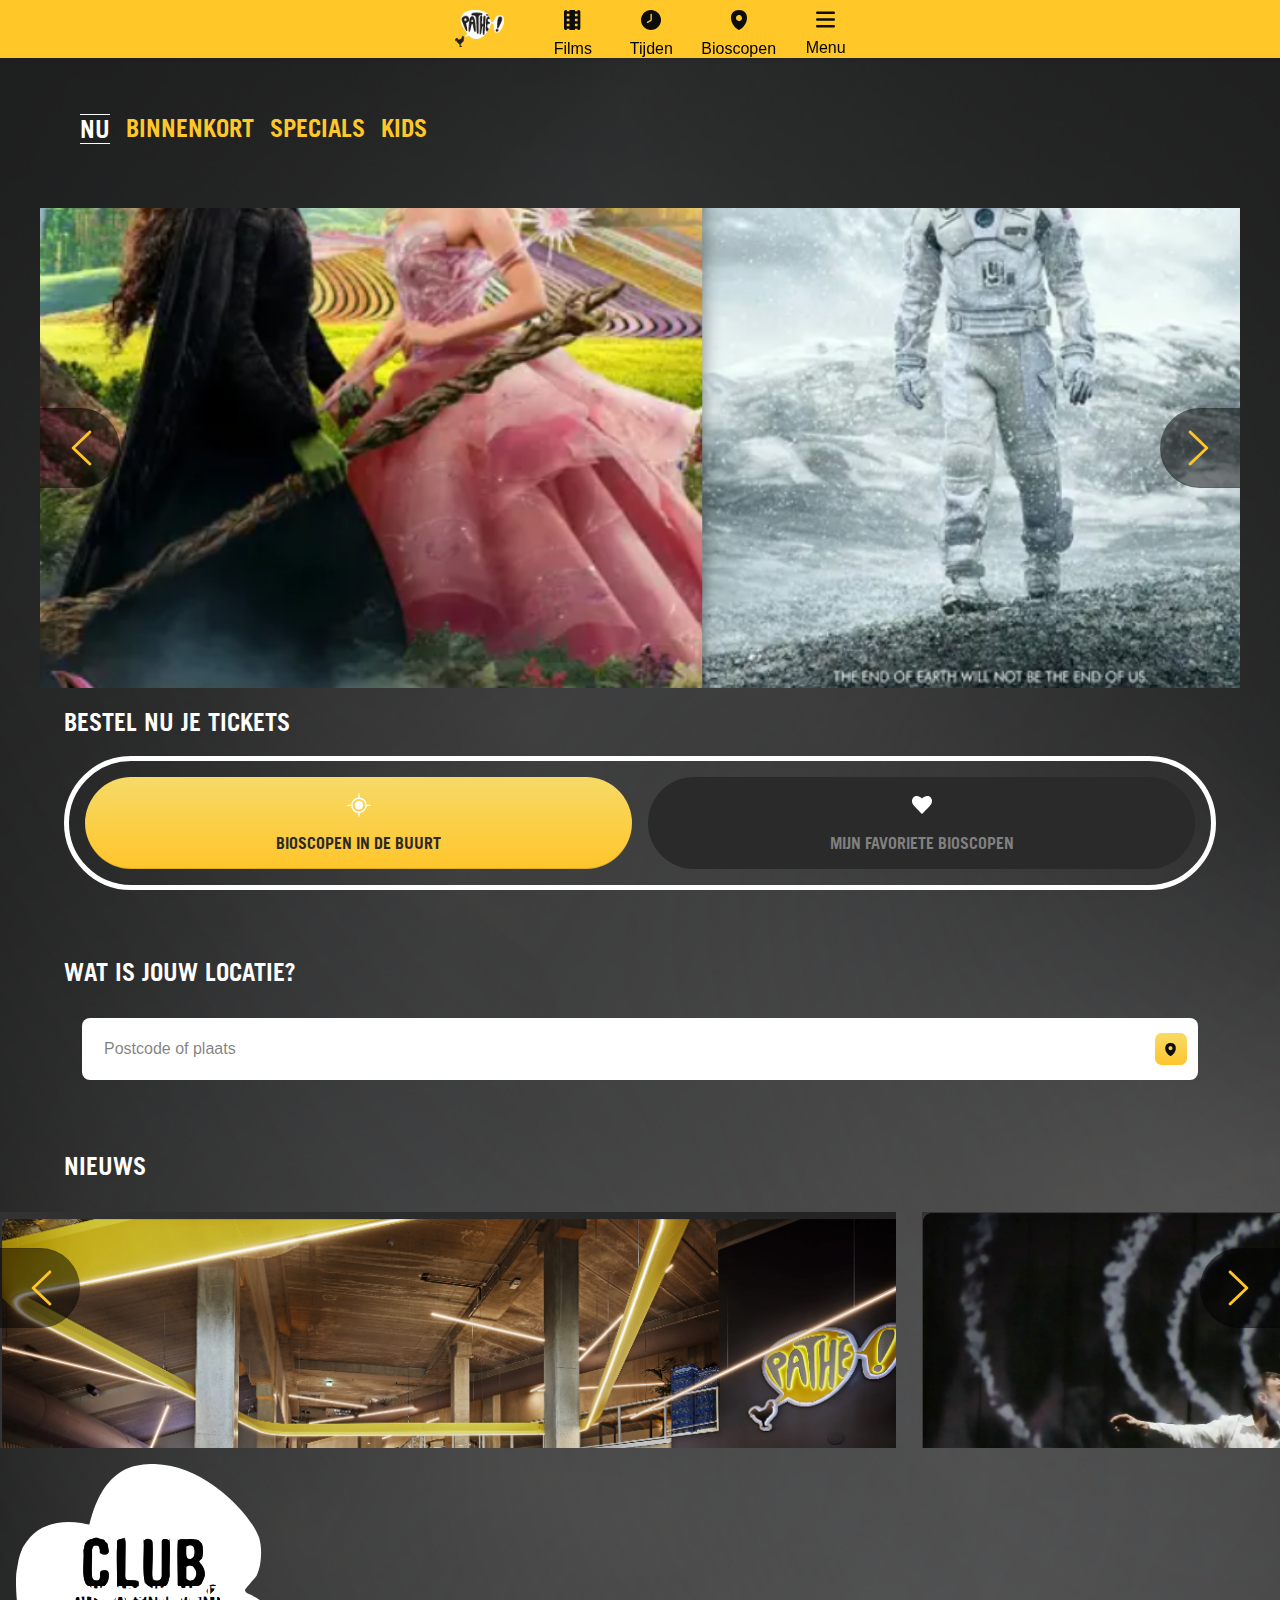
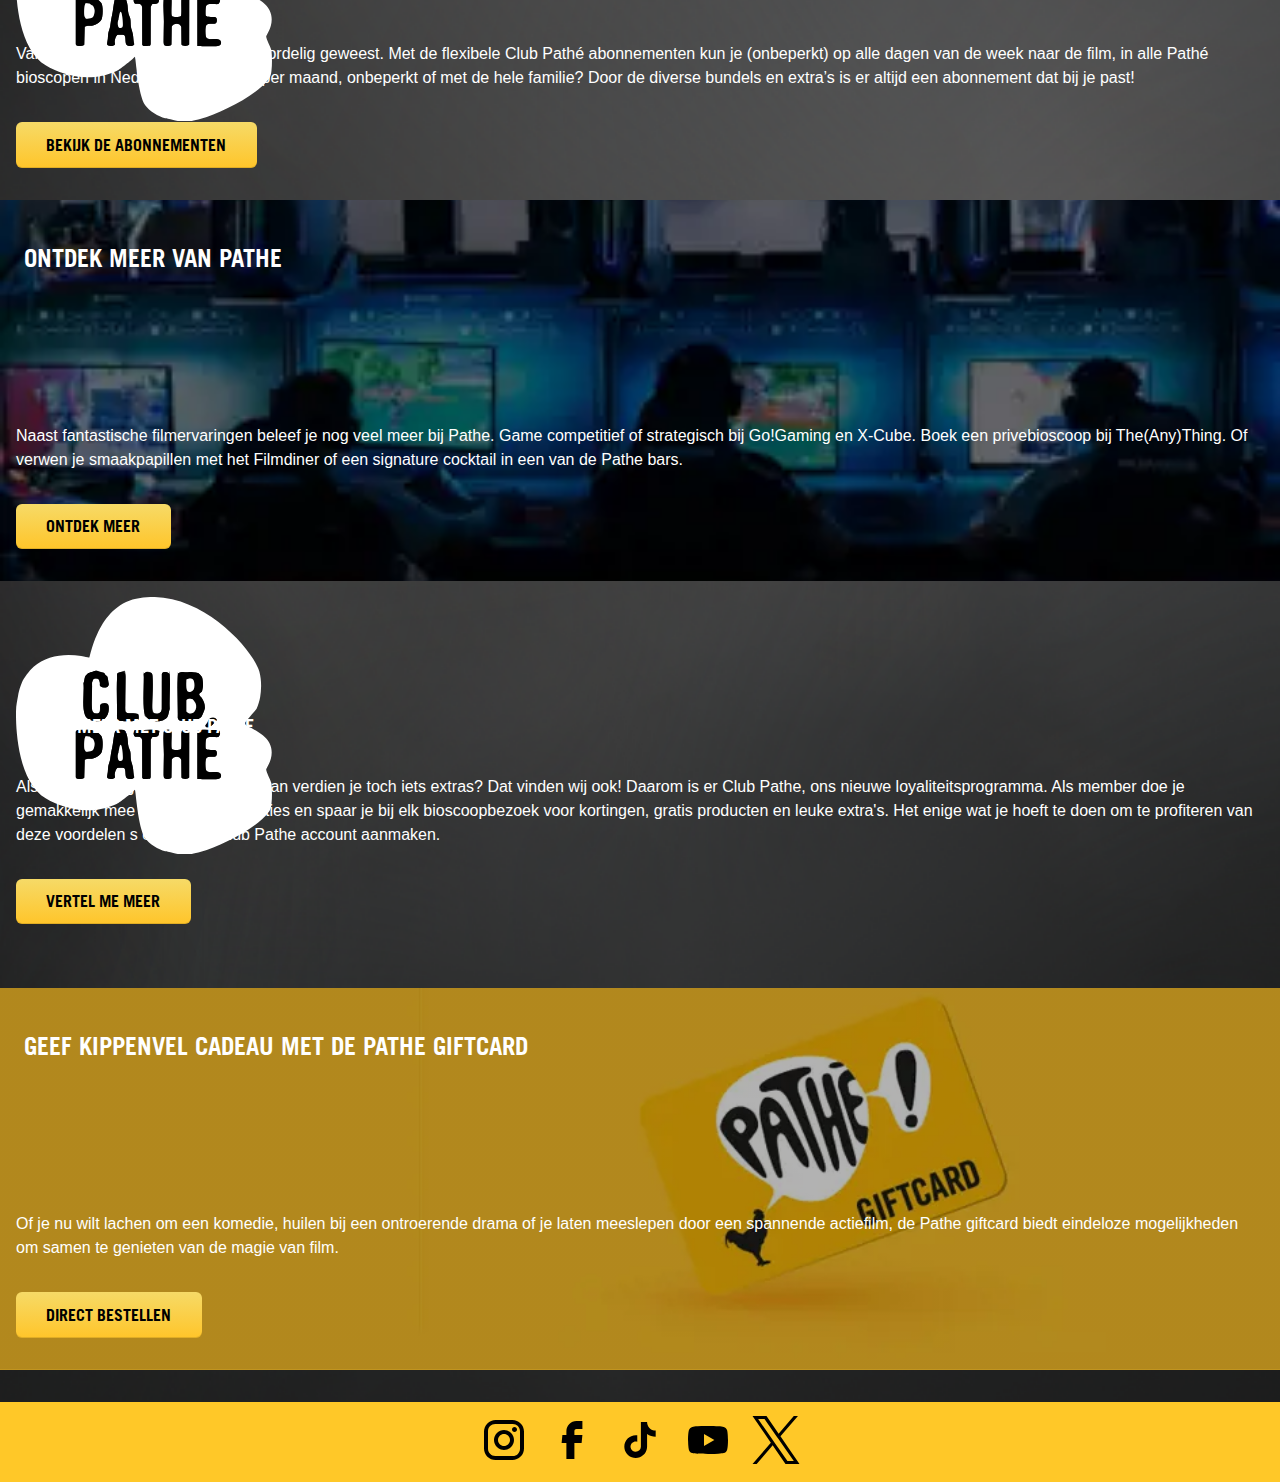
<file: index.html>
<!DOCTYPE html>
<html lang="nl">
  <head>
    <meta charset="UTF-8"/>
    <meta name="viewport" content="width=device-width, initial-scale=1.0"/>
    <meta name="description" content="Pathé bioscopen - Films, tickets en meer"/>
    <link rel="stylesheet" href="./home-style.css"/>
    <title>Pathé - Films en Bioscopen</title>
    <link rel="icon" type="image/png" sizes="32x32" href="./images/favicon.png">
  </head>

  <body>
    <a href="#main-content" class="skip-link">Skip to main content</a>

  <!-- NAVBAR -->

  <header>
    <nav> 
      <ul>
        <li class="logo"><img src="./images/logo-white.png" alt="Pathe logo"/></li>         <!-- Dit heef een class omdat het kan veranderen -->
        <li><img src="./images/movie.svg" alt="films"/><a href="#film.html">Films</a></li>
        <li><img src="./images/time.svg" alt="time"/><a href="#tijden">Tijden</a></li>
        <li><img src="./images/location.svg" alt="location-pin"/><a href="#club">Bioscopen</a></li>
        <li class="menu-toggle"><img src="./images/menu.svg" alt="menu"/><a href="#menu">Menu</a></li>
      </ul>
    </nav>
  
    <div class="menu-panel" aria-hidden="true">
      <form class="menu-search">
        <input type="text" placeholder="Zoeken">
        <input type="image" src="./images/loep.svg" alt="Zoeken">
      </form>
      <nav class="menu-links">
        <ul>
          <li><a href="#darkmode" class="darkmode-toggle" tabindex="0">Darkmode</a></li>
          <li><a href="#christmas" class="christmas-toggle" tabindex="0">Christmas Theme</a></li>
          <li><a href="#home" tabindex="0" >Home</a></li>
          <li><a href="#films" tabindex="0">Films</a></li>
          <li><a href="#tijden" tabindex="0">Tijden en tickets</a></li>
          <li><a href="#bioscopen" tabindex="0">Bioscopen</a></li>
          <li><a href="#events" tabindex="0">Specials & Events</a></li>
          <li><a href="#club" tabindex="0">Club Pathé</a></li>
          <li><a href="#abonnement" tabindex="0">Abonnementen</a></li>
          <li><a href="#meer" tabindex="0">Meer van Pathé</a></li>
          <li><a href="#kids" tabindex="0">Pathé kids</a></li>
          <li><a href="#service" tabindex="0">Klantenservice</a></li>
          <li><a href="#business" tabindex="0">Pathé Business</a></li>
          <li><a href="#pers" tabindex="0">Pers</a></li>
          <li><a href="#privacy" tabindex="0">Privacy Statement</a></li>
          <li><a href="#voorwaarden" tabindex="0">Voorwaarden</a></li>
          <li><a href="#cookies" tabindex="0">Cookies</a></li>
          <li><a href="#work" tabindex="0">Werken bij Pathé</a></li>
          <li><a href="#english" tabindex="0">English</a></li>
          <li><a href="#mijnclub" tabindex="0">Mijn club Pathé</a></li>
        </ul>
      </nav>
    </div>
  </header>

 <!-- DIT ZIJN BUTTONS-->
 <main>
    <section>
     <!-- <h2>text screenreader</h2>   display none in css - DIT ZIJN BUTTONS-->
      <ul>
        <li>NU</li>
        <li>Binnenkort</li>
        <li>Specials</li>
        <li>Kids</li>
      </ul>
    </section>
 
    <!-- carousel films -->

    <section aria-label="Bekijk de films die nu spelen">
      <ul>
        <li></li>
        <li></li>
        <li></li>
        <li></li>
        <li></li>
      </ul>
      <button></button>
      <button></button>
    </section>


     <!-- <button class="buy-now">Koop nu</button> zat na de buttons en voor /sectio -->

    <!-- carousel films END -->

    <section>
      <h2>Bestel nu je tickets</h2>
        <div class="toggle-buttons" role="group" aria-label="Kies je bioscoop voorkeur">
          <button type="button" class="selected near-cinema" aria-pressed="true" aria-label="Bioscopen in de buurt">
              <img src="./images/crosshair.svg" alt="">
          </button>
          <button type="button" class="favorite-cinema" aria-pressed="false" aria-label="Mijn favoriete bioscopen">
              <img src="./images/heartfilled.svg" alt="">
          </button>
      </div>
  </section>

      <!-- LOCATIEFORM -->

      <section class="location-section">
        <h2>Wat is jouw locatie?</h2>
        <form action="none">
            <input type="text" id="fname" name="fname" placeholder="Postcode of plaats">
            <input type="image" name="Name of image button" src="./images/location-pin.png" alt="location">
        </form>
    </section>

         <!-- Nieuws carousel -->

      <section aria-label="Lees het laatste nieuws over Pathe">
        <h2>Nieuws</h2>
          <ul>
            <li aria-label="Pathe ypenburg is officieel geopend!"></li>
            <li aria-label="Bekijk het nieuwe operaseizoen bij Pathé"></li>
            <li aria-label="Bridget Jones: Mad about the boy zie je tijdens de volgende Ladies Night!"></li>
            <li aria-label="In pathe scheveningen zit je lekkerder in de nieuwe relax seats"></li>
            <li aria-label="Ontdek de relax seats bij Pathe Haarlem"></li>
          </ul>
        <button></button>
      <button></button>
    </section>

    <section>
      <!-- <h2>Club Pathe Abonnementen</h2>  hidden-->
      <article> 
        <img src="./images/popcorn.svg" alt="">
        <h3>Club Pathe Abonnementen</h3>
        <p>Van film genieten is nog nooit zo voordelig geweest. Met de flexibele Club Pathé abonnementen kun je (onbeperkt) op alle dagen van de week naar de film, in alle Pathé bioscopen in Nederland. Eén keer per maand, onbeperkt of met de hele familie? Door de diverse bundels en extra’s is er altijd een abonnement dat bij je past!</p>
        <a href="#" class="subscription-button">Bekijk de abonnementen</a>      </article>

    <article> 
        <h3>ontdek meer van pathe</h3>
        <p>Naast fantastische filmervaringen beleef je nog veel meer bij Pathe. Game competitief of strategisch bij Go!Gaming en X-Cube. Boek een privebioscoop bij The(Any)Thing. Of verwen je smaakpapillen met het Filmdiner of een signature cocktail in een van de Pathe bars.</p>
        <a href="#">Ontdek meer</a>
    </article>

    <article> 
      <img src="./images/popcorn.svg" alt="">
      <h3>Beleef meer met Club Pathe</h3>
      <p>Als je regelmatig naar Pathe gaat, dan verdien je toch iets extras? Dat vinden wij ook! Daarom is er Club Pathe, ons nieuwe loyaliteitsprogramma. Als member doe je gemakkelijk mee aan leuke (win)acties en spaar je bij elk bioscoopbezoek voor kortingen, gratis producten en leuke extra's. Het enige wat je hoeft te doen om te profiteren van deze voordelen s een gratis Club Pathe account aanmaken.</p>
      <a href="#">Vertel me meer</a>
    </article>

    <article> 
        <h3>Geef kippenvel cadeau met de Pathe giftcard</h3> <!-- Bewust geen alt omdat dit vervelend is met screenreader-->
        <p>Of je nu wilt lachen om een komedie, huilen bij een ontroerende drama of je laten meeslepen door een spannende actiefilm, de Pathe giftcard biedt eindeloze mogelijkheden om samen te genieten van de magie van film.</p>
        <a href="#">Direct bestellen</a>
    </article>
    </section>
  </main>

  <!-- UL maken van footercontent -->
    <footer>
      <ul>
       <li><img src="./images/instagram.svg" alt="Instagram"></li>
       <li><img src="./images/facebook.svg" alt="Facebook"></li>
       <li><img src="./images/tiktok.svg" alt="TikTok"></li>
       <li><img src="./images/youtube.svg" alt="YouTube"></li>
       <li><img src="./images/twitter.svg" alt="Twitter of X"></li>
      </ul>
   </footer>
   <script type="text/javascript" src="./script.js"></script>
  </body>
</html>
</file>
<file: home-style.css>
/* BASIC STYLES */
@font-face {
  font-family: "Pathe";
  src: url("./font/Trade-Gothic-Bold-Font.otf");
  font-weight: bold;
}

:root {
  --pathe-kleur: rgb(255, 200, 40);
  --achtergrond-kleur: rgb(42, 42, 42);
  --pathe-gradient: linear-gradient(0deg, rgba(255, 197, 42, 1) 0%, rgba(246, 218, 103, 1) 100%);
  --text-color: white;
  --carousel-slide: 17%;
  --theme-pink: #ffb3b6;
}


main {
  display: flex;
  flex-direction: column;
  align-items: center;
  background-image: url("./images/fullbackground.png");
  background-size: 100%;
  z-index: -3;
}

button{
  display: inline-flex;
  align-items: center;
  justify-content: center;
  padding: 0.8em 1.875em;
  background: var(--pathe-gradient);
  border: none;
  border-radius: 6px;
  font-family: "Pathe";
  font-weight: bold;
  font-size: 16px;
  color: black;
  text-decoration: none;
  text-transform: uppercase;
  cursor: pointer;
  box-shadow: inset 0 -1px 0 rgba(0, 0, 0, .12);
}

h1 {
  color: var(--pathe-kleur);
  font-family: "Pathe";
  text-transform: uppercase;
  font-weight: 400;
}

img {
  max-width: 100%;
  border: none;
}

button img {
  max-width: 100%;
  border: none;
  width: 1em;
}

a {
  color: black;
  text-decoration: none;
}


h2, h3 {
  color: var(--text-color);
  font-family: "Pathe";
  text-transform: uppercase;
  font-weight: 600;
}

p {
  font-family: "Arial";
  color: white;
  margin: 1em 0;
  line-height: 1.5;
}

section {
  gap: 10em;
  width: 100%;
  overflow-x: hidden;
}

nav ul li {
  display: flex;
  flex-direction: column;
  align-items: center;
  margin-right: 1em;
}

nav ul li:last-child {
  margin-right: 0;
}

nav ul li img {
  display: flex;
  flex-direction: column;
  align-items: right;
}

nav a {
  text-decoration: none; /* Haalt lijnen weg onder a */ 
  font-family: "Arial";
  text-transform: capitalize;
  color: inherit; /* zorgt ervoor dat het de tekstkleur inherit */
  margin-top: 0; /* nooit margin tussen afbeelding and text */
}

body, ul {
  margin: 0;
  padding: 0;
  list-style: none;
}


/* ------ Test ------ */

body {
  background-color: #000000;
}

/* ------ Focus ------ */
/* ------ * pakt ieder element op de pagina ------ */

*:focus {
  outline: 2px solid orangered;
  outline-offset: 2px;
  border-radius: 1em;
}

button:focus {
  outline: 2px solid white;
  outline-offset: 2px;
  border-radius: 1em;
}

/* ------ NAV STYLING ------ */

header {
  background-color: var(--pathe-kleur);
  box-shadow: 1px 1px 4px rgba(0, 0, 0, 0.1);
  position: fixed;
  top: 0;
  width: 100%;
  display: flex;
  align-items: center;
  z-index: 1000;  /* laat het bovenaan alle content staan, eerst scrollde de fotos eroverheen */
}

header nav,
nav {
  display: flex;
  align-items: center;
  justify-content: space-evenly;
  position: sticky;
  top: 0;
  width: 90%;
  max-width: 90%;
  margin: 0 auto;
}

nav ul,
header ul {
  display: flex;
  flex-grow: 1;
  justify-content: center;
  list-style: none;
  padding: 0;
  margin: 0;
}

header ul li img {
  max-height: 2.3em;
  padding: 10px 20px;
  position: relative; /* Voeg toe voor pseudo-element, bedoelt om specifieke onderdelen van een element te stijlen */
}

header ul li {
  display: flex;
  align-items: center;
  margin: 0 10px;
}

header ul li a {
  display: block;
  color: inherit;
}

/* ------- WHITESPACE ON EVERYTHING EXCEPT CAROUSELS ------- */


main section:nth-of-type(1) {
  width: 90%;
  max-width: 95%;
  margin: 0 auto;
  padding: 2em 0;
  margin-bottom: 2em;
}

main section:nth-of-type(3), main section:nth-of-type(4) {
  width: 90%;
  max-width: 95%;
  margin: 0 auto;
  margin-bottom: 1em;
}



/* ------- BUTTON STYLING CAROUSEL ------- */

main section:nth-of-type(2),
main section:nth-of-type(5) {
  overflow: visible;
  position: relative;
}

main section:nth-of-type(5) {
  display: flex;
  flex-direction: column;
  align-items: center;
  gap: 2em;
  position: relative;
  max-width: 1200px;
  margin: 0 auto;
}

main section:nth-of-type(5) h2 {
  margin: 1em 0 0;
  align-self: flex-start;
  padding-left: 5%;
}

main section:nth-of-type(2) button,
main section:nth-of-type(5) button {
  position: absolute;
  top: 50%;
  width: 5em;
  height: 5em;
  z-index: 700;
  background: rgba(0, 0, 0, 0.5);
  border: none;
  cursor: pointer;
}

main section:nth-of-type(2) button:hover,
main section:nth-of-type(5) button:hover {
  background: rgba(50, 50, 50, 0.8);
}

main section:nth-of-type(2) button:hover::before, main section:nth-of-type(5) button:hover::before {
  filter: invert(85%) sepia(100%) saturate(1000%) hue-rotate(0deg) brightness(100%) contrast(100%); /* Change arrow color to yellow */
}

main section:nth-of-type(2) button::before,
main section:nth-of-type(5) button::before {
  content: '';
  width: 60%;
  height: 60%;
  background: url('./images/arrow-r.svg') no-repeat center;
  background-size: contain;
  position: absolute;
  top: 50%;
  left: 50%;
  transform: translate(-50%, -50%);
}

main section:nth-of-type(2) button:nth-of-type(1)::before, main section:nth-of-type(5) button:nth-of-type(1)::before {
  background-image: url('./images/arrow-r.svg'); /* Left arrow */
}

main section:nth-of-type(2) button:nth-of-type(2)::before, main section:nth-of-type(5) button:nth-of-type(2)::before {
  background-image: url('./images/arrow-r.svg'); /* Right arrow */
}


/* ------- KNOPPEN OP DE TOP ------- */

main section:nth-of-type(1) ul {
  display: flex;
  padding: 4em 1em 0;
  margin: 0;
  list-style: none;
  gap: 1em;
  width: 100%;
}

main section:nth-of-type(1) ul li {
  font-size: 1.5em;
  font-family: "Pathe";
  color: var(--pathe-kleur);
  text-transform: uppercase;
}

main section:nth-of-type(1) ul li:first-of-type {
  color: #fff;
  border-top: 1px solid #fff;
  border-bottom: 1px solid #fff;
}


/* ------- FORM ------- */

form {
  width: 95%;
  display: flex;
  align-items: center;
  padding: 0.7em;
  background-color: white;
  border-radius: 0.5em;
  font-size: 16px;
  margin: 2em auto;
}

form input[type="text"] {
  width: 100%;
  padding: 0.7em;
  border: none;
  font-family: Arial, sans-serif;
  font-size: 16px;
  background-color: transparent;
  color: black;
}

form input[type="image"] {
  width: 32px;
  height: 32px;
  margin-left: 10px;
  border-radius: 0.5em;
}

form input[type="text"]:focus {
  outline: none;
}

::placeholder {
  color: rgba(0, 0, 0, 0.5);
}


/* FILM CAROUSEL THINGIE */

main section:nth-of-type(2) {
  position: relative;
  max-width: 1200px;
  height: 30em;
  display: flex;
  align-items: center;
  overflow: hidden;
}

main section:nth-of-type(2) ul {
  display: flex;
  justify-content: center;
    transition: transform 0.5s ease-in-out;
    padding: 0;
    margin: 0;
    justify-content: center;
    list-style: none;
    gap: 2.75em;
}

main section:nth-of-type(2) li {
  min-width: 47svw;
  height: 70vw;
  display: flex;
  justify-content: center;
  background-repeat: no-repeat;
  background-size: cover;
  transition: transform 0.3s ease, font-size 0.3s ease; /* Overgangen toegevoegd */
}

main section:nth-of-type(2) button:nth-of-type(1), main section:nth-of-type(4) button:nth-of-type(1) {
  transform: translateY(-50%) rotate(180deg); /* draait de arrow om 180* */
}

main section:nth-of-type(2) button:nth-of-type(2) {
  right: 10px;
}

/* Achtergrondafbeeldingen voor elke slide */
main section:nth-of-type(2) li:nth-of-type(1) {
  background-image: url("./images/wicked.png");
}

main section:nth-of-type(2) li:nth-of-type(2) {
  background-image: url("./images/interstellar.png");
}

main section:nth-of-type(2) li:nth-of-type(3) {
  background-image: url("./images/mufasa.png");
}

main section:nth-of-type(2) li:nth-of-type(4) {
  background-image: url("./images/babygirl.png");
}

main section:nth-of-type(2) li:nth-of-type(5) {
  background-image: url("./images/meeskees.png");
}

main section:nth-of-type(2) li:nth-of-type(6) {
  background-image: url("./images/vaiana.png");
}

/* Stijl voor de actieve slide */
main section:nth-of-type(2) ul li.active {
  transform: scale(1.1); /* Maak de actieve slide biggggGGGGG */
  z-index: 1; /* Zorg ervoor dat de actieve slide boven alles */
  font-size: 6em; /* lettertype grootte */
  box-shadow: 0 4px 15px rgba(0, 0, 0, 0.5); /* schaduw */
}



/* BUTTONS BESTEL NU JE TICKETS WAT IS JOUW LOCATIE */

/* Code voor de plaatsing van de twee buttons inclusief de border */

.toggle-buttons {
  display: flex;
  gap: 1rem;
  margin-bottom: 2rem;
  border: 5px solid white;
  padding: 1rem;
  border-radius: 25em;
}




/* Kleur actieve button + hoe de button is geplaatst */

.toggle-buttons button {
  display: flex;
  flex-direction: column;
  align-items: center;
  padding: 1rem;
  border: none;
  border-radius: 20em;
  background: var(--achtergrond-kleur);
  box-shadow: none;
  cursor: pointer;
  flex: 1;
}

.toggle-buttons button img {
  width: 1.5em;
  height: 1.5em;
  margin-bottom: 0.5rem;
  filter: grayscale(100%);
}

.toggle-buttons button span {
  color: grey;
}

.toggle-buttons button.selected {
  background: var(--pathe-gradient);
  box-shadow: inset 0 -1px 0 rgba(0, 0, 0, .12);
}

.toggle-buttons button.selected img {
  filter: brightness(0) invert(1);
}

.toggle-buttons button.selected span {
  color: var(--achtergrond-kleur);
}

.location-section {
  display: none;
}

.location-section.visible {
  display: block;
}
  

/* Afters van de button */

.toggle-buttons button.near-cinema::after {
  content: "bioscopen in de buurt";
  display: block;
  margin-top: 0.5rem;
}

.toggle-buttons button.favorite-cinema::after {
  content: "Mijn favoriete bioscopen";
  display: block;
  margin-top: 0.5rem;
}

.toggle-buttons button::after {
  color: grey;
}

.toggle-buttons button.selected::after {
  color: var(--achtergrond-kleur);
}
  

  /* NIEUWS CAROUSEL THINGIE */

  main section:nth-of-type(5) {
    position: relative;
    max-width: 1500px;
    height: 20em;
    display: flex;
    align-items: center;
    overflow: hidden;
  }
  
  main section:nth-of-type(5) ul {
    width: 100%;
    display: flex;
    transition: transform 0.5s ease;
    gap: 2%;
    position: relative;
  }
  
  main section:nth-of-type(5) li {
    min-width: 70vw;
    height: 50vw;
    display: flex;
    justify-content: center;
    background-repeat: no-repeat;
    background-size: cover;
    transition: transform 0.3s ease, font-size 0.3s ease; /* Overgangen toegevoegd */
  }
  
  
  main section:nth-of-type(2) button:nth-of-type(1),
  main section:nth-of-type(5) button:nth-of-type(1) {
    left: 0em;
    transform: translateY(-50%) rotate(180deg);
    border-radius: 20em 0 0 20em;
  }
  
  main section:nth-of-type(2) button:nth-of-type(2),
  main section:nth-of-type(5) button:nth-of-type(2) {
    right: 0em;
    transform: translateY(-50%);
    border-radius: 20em 0 0 20em;
  }

  main section:nth-of-type(5) li:nth-of-type(1) {
    background-image: url("./images/nieuws1.png");
  }
  
  main section:nth-of-type(5) li:nth-of-type(2) {
    background-image: url("./images/nieuws2.png");
  }
  
  main section:nth-of-type(5) li:nth-of-type(3) {
    background-image: url("./images/nieuws3.png");
  }
  
  main section:nth-of-type(5) li:nth-of-type(4) {
    background-image: url("./images/nieuws4.png");
  }
  
  main section:nth-of-type(5) li:nth-of-type(5) {
    background-image: url("./images/nieuws5.png");
  }
  
  main section:nth-of-type(5) li:nth-of-type(6) {
    background-image: url("./images/nieuws6.png");
  }

  /* Stijl voor de actieve slide */
  main section:nth-of-type(2) ul li.active {
    transform: scale(1.2); /* Maak de actieve slide ietsie pietsie groter */
    z-index: 1; /* Zorgt ervoor dat de actieve slide bovenaan staat */
    box-shadow: 0 4px 15px rgba(0, 0, 0, 0.5); /* schaduw */
  }




main section:nth-of-type(2) h2 {
  font-family: "Arial";
  font-size: 1.3em;
  color: white;
}

/* Invultekstbox form */
main section:nth-of-type(2) form {
  padding: 0.7em;
  border: 1px solid #ccc;
  border-radius: 4px;
  font-size: 16px;
  width: 80%;
  margin: 5% auto;
}

/******************************/
/* Articles ----------------- */
/******************************/
    
/* afbeeding */

article {
  display: flex;
  justify-content: center;
  box-sizing: border-box;
  overflow: hidden;
  background-size: cover;
  background-position: center;
  background-repeat: no-repeat;
}

article img {
  max-width: 20%;
  margin: 0em 1em;
}

section > article:nth-of-type(n) {
  padding: 1em 0;
}

/******************************/
/*  Achtergrond van articles  */
/******************************/

article h3,
article p {
  margin: 1em 0;
  padding: 0 1em;
  line-height: 1.5;
}

/* Article button layout */

article a {
  
  display: inline-flex;
  align-items: center;
  justify-content: flex-start;
  width: fit-content;
  
  padding: 0.8em 1.9em;
  margin: 1em;
  
  background: var(--pathe-gradient);
  border: none;
  border-radius: 6px;
  box-shadow: inset 0 -1px 0 rgba(0, 0, 0, .12);
  
  font-family: "Pathe";
  font-size: 16px;
  font-weight: bold;
  text-decoration: none;
  text-transform: uppercase;
  color: black;
  
  cursor: pointer;
  transition: transform 0.3s ease;
}

/* Hover Effect */
article a:hover {
  transform: scale(1.05);
}

article:nth-of-type(2) {
    background-image: url("./images/gogaming.webp");
    background-size: cover;
    background-position: center;
    background-repeat: no-repeat;
    width: 100%;
    height: 100%;

    display:grid;
    grid-template-rows:12em max-content;
}

article:nth-of-type(2) h3, article:nth-of-type(4) h3 {
  font-size: 1.5em;
}

article:nth-of-type(1), article:nth-of-type(3) {
  display:grid;
  grid-template-rows:6em max-content;
  }

article:nth-of-type(4) {
  background-image: linear-gradient(rgba(0, 0, 0, 0.3), rgba(0, 0, 0, 0.3)), url("./images/giftcard.webp");
  background-size: cover;
  background-position: center;
  background-repeat: no-repeat;
  width: 100%;
  height: 100%;
  display: grid;
  grid-template-rows: 12em max-content;
  padding: 2em 0em;
  margin: 2em 0em;
}


/* ------ Footer ------ */

footer {
  background-color: var(--pathe-kleur);
  height: 5em;
  text-align: center;
  display: flex;
  align-items: center; /* verticaal centreren */
  justify-content: center; /* hzontaal centreren */
}

footer ul {
  display: flex;
  justify-content: center;
  background-color: var(--pathe-kleur);
  padding: 0;  /* nooit geen padding */
  list-style: none; /* geen rare shit bolletjes overal */
  margin: 0; /* Haalt de normale margin eraf */
}

footer li {
  margin: 0 10px; /* Adjust spacing as needed */
  border: none; /* Ensure no border */
  padding: 0; /* Ensure no padding */
}

footer img {
  height: 3em; /* Increase the height as needed */
  max-height: 100%; /* Ensure images fit within the footer */
  background: none; /* Ensure no background */
  border: none; /* Ensure no border */
}



/* NIEUW - 6 JAN */

/* carousel */

.carousel {
  display: flex;
  flex-direction: column; /* Stack the images and button vertically */
  align-items: center;    /* Center the items horizontally */
  overflow-x: auto;
  scroll-snap-type: x mandatory;
  gap: 1rem; /* Add spacing between items */
  padding: 1rem;
  gap: 20px;
}

.carousel button {
  margin-top: 1rem; /* Add some space between the carousel images and the button */
  background-color: var(--merk-kleur);
  padding: 2%;
  border-radius: 6px;
  border-style: none;
  background-color: var(--pathe-kleur);
  background: var(--pathe-gradient);
  font-family: Arial, Helvetica, sans-serif;
  font-weight: bold;
}


.carousel img {
  gap: 5rem;
}


/* Hide Scrollbar */
.carousel::-webkit-scrollbar {
  display: none; /* For Chrome, Safari, and Edge */
}

.carousel a {
  flex-shrink: 0;
  scroll-snap-align: center; /* Center items in the viewport */
}

/* Images */
.slides-item {
  width: 200px; /* Adjust width as needed */
  height: 300px; /* Adjust height as needed */
  object-fit: cover;
  border-radius: 10px;
  transition: transform 0.3s ease-in-out;
}

/* Hover Effect */
.slides-item:hover {
  transform: scale(1.1);
}





/* HAMBURGERMENU */

.menu-toggle {
  display: flex;
  flex-direction: column;
  align-items: center;
  text-decoration: none;
}

.menu-toggle img {
  width: 1.2em;
  height: auto;
}

.menu-toggle a {
  color: black;
  text-decoration: none;
  text-align: center;
}

/* HAMBURGERMENU PANEEL */

.menu-panel {
  position: fixed;
  top: 0;
  right: -100%;
  width: 80%;
  height: 100vh;
  background: white;
  transition: right 0.3s ease;
  z-index: 1000;
  overflow: hidden;
}

.menu-panel.active {
  right: 0;
}

.menu-search {
  position: sticky;
  top: 0;
  width: 100%;
  background: white;
  z-index: 2;
  padding: 0;
  margin: 0;
  border: none;
  border-bottom: 1px solid #f5f5f5;
  color: #151515;
}

.menu-search input[type="text"] {
  width: 100%;
  line-height: 3.0625em;
  padding: 0 1.125em;
  border: none;
  box-sizing: border-box;
  font-size: 1em;
}

.menu-search input[type="text"]::placeholder {
  color: #151515;
}

.menu-search input[type="image"] {
  width: 1.2em;
  height: 1.2em;
  position: absolute;
  right: 1.5em;
  top: 50%;
  transform: translateY(-50%);
  cursor: pointer;
}

.menu-links {
  height: calc(100% - 60px); /* calc voor dat eht niet onder de form gaat bij hamburgermenu ipv klooien met margins */
  overflow-y: auto;
  position: relative;
  display: flex;
  flex-direction: column;
}

.menu-links ul {
  display: flex;
  flex-direction: column;
  padding-bottom: 4em;  /* Space voor Mijn Club Pathe */
  width: 100%;
}



.menu-links li {
  width: 100%;
  min-height: 3.375em;
  overflow-x: hidden;
  box-sizing: border-box;
}

.menu-links a {
  border-top: 1px solid #f5f5f5;
  color: #151515;
  display: flex;
  align-items: center;
  height: 3.375em;
  padding: 0 1.125em;
  text-decoration: none;
  font-size: 1em;
  width: 100%;
}


.menu-links ul::-webkit-scrollbar {
  display: none;
}

.menu-links li:first-child a {
  border-top: none;
  margin-top: 1em;
}

/* PANEEL LAATSTE OPTIE GELE ACHTERGROND */

.menu-links li:last-child {
  position: fixed;
  bottom: 0;
  right: -100%;
  width: 80%;
  background-color: #ffc426;
  z-index: 1001;
  transition: right 0.3s ease;
}


.menu-links li:last-child a {
  color: #151515;
  display: flex;
  align-items: center;
  justify-content: space-between;
  height: 3.375em;
  line-height: 3.375em;
  padding: 0 0.6em;
  text-decoration: none;
  font-size: 1em;
  font-family: "Pathe";
  text-transform: uppercase;
  border: none;
  width: 100%;
  box-sizing: border-box;
}

.menu-links li:last-child a::after {
  content: '';
  width: 1.5em;
  height: 1.5em;
  background: url('./images/clubpathe.svg') no-repeat center;
  background-size: contain;
}

/* Laat alleen het onderste blokje zien in de hamburgermenu indien het is uitgeklapt (was eerst niet zo) */
.menu-panel.active .menu-links li:last-child {
  right: 0;
}


/* Focus styles for form inputs */
.menu-search input[type="text"],
.menu-search input[type="image"] {
  outline: none;
}

.menu-search input[type="text"]:focus,
.menu-search input[type="image"]:focus {
  outline: 2px solid orangered;
  outline-offset: 2px;
  border-radius: 4px;
}

/* Focus stijlen stylo flex brrrrrrr */
.menu-links a {
  outline: none;
  padding: 8px;
  display: block;
}

.menu-links a:focus {
  outline: 2px solid orangered;
  outline-offset: -2px;
  background-color: rgba(0, 123, 255, 0.1);
  border-radius: 4px;
}

.menu-panel:focus-within {
  visibility: visible;
  opacity: 1;
  pointer-events: auto;
}

/* Geen outline voor muismensen */
.menu-links a:focus:not(:focus-visible) {
  outline: none;
  background-color: transparent;
}




/* Darkmode!!!!!! https://www.youtube.com/watch?v=wodWDIdV9BY  (wat een gekut, Sanne's has() methode brak)*/

.darkmode-toggle {
  border-top: none ;
  display: flex;
  align-items: center;
  gap: 0.5em;
}

.darkmode-toggle::before {
  content: '';
  font-size: 1.2em;
}

/* Create no-darkmode class */
.no-darkmode {
  filter: invert(0) ;
}

/* Dark mode styles */
.darkmode {
  background-color: #1a1a1a;
}

.darkmode body {
  background-image: url("./images/fullbackground.png");
  filter: invert(1);
}


/* Target background specifically */
.darkmode main {
  background-image: url("./images/fullbackground.png");
  filter: invert(1);
}

/* Un-invert content inside main */
.darkmode main > * {
  filter: invert(1);
}

/* Keep nav and form elements original */
.darkmode header,
.darkmode nav,
.darkmode form {
  filter: invert(0);
}

/* Om een of andere rare rede werkt dit alleen wanneer ik het apart zet */
.darkmode nav ul li img,
.darkmode .menu-toggle img {
  filter: invert(0);
}

.darkmode img[src="./images/popcorn.svg"] {
  filter: invert(1);
}

.darkmode nav ul li a {
  color: inherit;
}

/* Invert text elements */
.darkmode main h1,
.darkmode main h2,
.darkmode main h3,
.darkmode main p {
  color: white;
}

/* Prevent inversion of nav icons */
.darkmode nav img,
.darkmode form img,
.darkmode .menu-search img {
  filter: invert(1);
}

/* Invert text except article 2 and 4 */
.darkmode h1:not(article:nth-of-type(2) h1, article:nth-of-type(4) h1),
.darkmode h2:not(article:nth-of-type(2) h2, article:nth-of-type(4) h2),
.darkmode h3:not(article:nth-of-type(2) h3, article:nth-of-type(4) h3),
.darkmode p:not(article:nth-of-type(2) p, article:nth-of-type(4) p) {
  filter: invert(1);
}




/* Waarbij? Paasei. Volgensmij is deze kapot? */

.subscription-button {
  position: relative;
}

.subscription-button::before {
  content: '';
  position: fixed;
  left: -100px;
  bottom: 20px;
  width: 100px;
  height: 100px;
  background: url("./images/kip.svg") no-repeat center/contain;
  opacity: 0;
  pointer-events: none;
  z-index: 9999;  /* Verhoog z-index */
}

.subscription-button:hover::before,
.subscription-button:focus::before {
  animation: slideInOut 3s ease-in-out forwards;  /*  gaat voort!!!!!!!!! maar dan geanimeerd en eerst vager */
}

@keyframes slideInOut {
  0% { 
      transform: translateX(0);
      opacity: 0;
  }
  20% { 
      transform: translateX(calc(100vw + 100px));
      opacity: 1;
  }
  80% {
      transform: translateX(calc(100vw + 100px));
      opacity: 1;
  }
  100% { 
      transform: translateX(calc(200vw));  /* Use gebruik viewport grootte */
      opacity: 0;
  }
}


/* Kerstthema */

/* Christmas knoppie */
.christmas-toggle {
  border-top: none ;
  display: flex;
  align-items: center;
  gap: 0.5em;
  margin-top: 10px;
  position: relative;
}

/* thema aanpassen met has van sanne :))))) :has() */
body:has(.christmas-toggle[aria-pressed="true"]) {
  background-image: url('./images/kerstbackground.png');
  background-size: cover;
  background-position: center;
  background-repeat: no-repeat;
  background-attachment: fixed;
}


.logo img {
  min-height: 2.3em;
  background-size: contain;
  background-repeat: no-repeat;
  background-position: center;
}

/* Text color changes */
body:has(.christmas-toggle[aria-pressed="true"]) .white-text {
  color: var(--text-color);
}

html:has(.christmas-toggle:checked) .white-text {
  color: #ffb3b6;
}

/* Smooth transitions */
.logo img,
.white-text {
  transition: all 0.3s ease;
}





/* thema switchen met has en selectoren voor hetgeen wat gekozen moet worden */
html:has(.christmas-toggle[aria-pressed="true"]) {
  /* Tpak alle witte elementen */
  .nav-text,
  .menu-links a,
  .footer-text,
  .white-text,
  h1, h2, h3,
  p,
  .menu-search input::placeholder,
  .button-text {
    color: var(--theme-pink);
  }

html:has(.christmas-toggle[aria-pressed="true"]) {
background: 
  linear-gradient(rgba(255, 179, 182, 0.3), rgba(255, 179, 182, 0.3)),
  url('./images/kerstbackground.png') center/cover no-repeat fixed;
  background-blend-mode: soft-light;
}

  svg[fill="white"],
.svg-white {
  fill: var(--theme-pink);
}

  /* Target white borders */
  [class*="white-border"],
  .border-white {
    border-color: var(--theme-pink);
  }

  /* Target white SVG fills */
  svg[fill="white"],
  .svg-white {
    fill: var(--theme-pink);
  }
}
</file>
